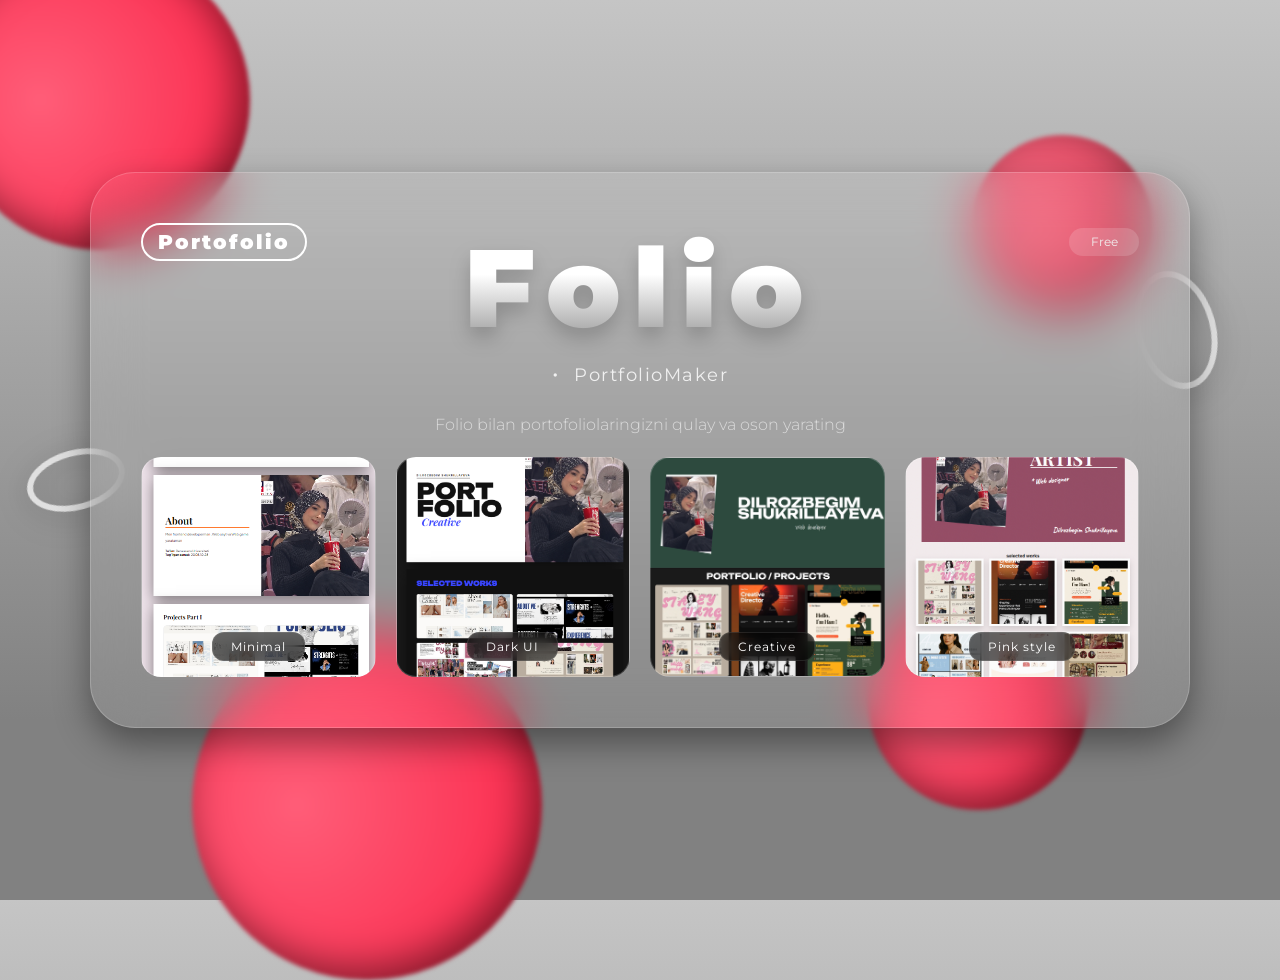
<file: index.html>
<!DOCTYPE html>
<html lang="uz">
<head>
    <meta charset="UTF-8">
    <meta name="viewport" content="width=device-width, initial-scale=1.0">
    <title>Folio - Portfolio Maker</title>
    <style>
        /* Avvalgi barcha stillaringiz shu yerda qoladi */
        @import url('https://fonts.googleapis.com/css2?family=Montserrat:wght@300;400;700;900&display=swap');

        * {
            margin: 0;
            padding: 0;
            box-sizing: border-box;
            font-family: 'Montserrat', sans-serif;
        }

        body {
            background: linear-gradient(to top, #818181 20%, #c5c5c5 100%);
            height: 100vh;
            display: flex;
            align-items: center;
            justify-content: center;
            overflow: hidden;
            position: relative;
        }

        .background-elements {
            position: absolute;
            width: 100%;
            height: 100%;
            top: 0;
            left: 0;
            z-index: 1;
        }

        .sphere {
            position: absolute;
            border-radius: 50%;
            background: radial-gradient(circle at 30% 50%,  #ff5d78, #fa2246);
            box-shadow: inset -10px -10px 40px rgba(0,0,0,0.5);
            filter: blur(2px);
        }

        .s1 { width: 300px; height: 300px; top: -50px; left: -50px; }
        .s2 { width: 180px; height: 180px; top: 15%; right: 10%; opacity: 0.8; }
        .s3 { width: 350px; height: 350px; bottom: -80px; left: 15%; }
        .s4 { width: 220px; height: 220px; bottom: 10%; right: 15%; }

        .spiral {
            position: absolute;
            border: 6px solid #e0e0e0;
            border-radius: 50%;
            z-index: 2;
            transform: rotate(-15deg);
            filter: drop-shadow(0 5px 15px rgba(0,0,0,0.3));
        }
        .sp1 { width: 100px; height: 60px; left: 2%; top: 50%; }
        .sp2 { width: 80px; height: 120px; right: 5%; top: 30%; }

        .container {
            z-index: 10;
            width: 90%;
            max-width: 1100px;
        }

        .glass-card {
            background: rgba(255, 255, 255, 0.07);
            backdrop-filter: blur(25px);
            -webkit-backdrop-filter: blur(25px);
            border: 1px solid rgba(255, 255, 255, 0.186);
            border-radius: 45px;
            padding: 50px;
            color: white;
            box-shadow: 0 15px 35px rgba(0, 0, 0, 0.4);
            text-align: center;
        }

        .navbar {
            display: flex;
            justify-content: space-between;
            align-items: center;
            margin-bottom: 80px;
        }

        .logo {
            font-weight: 900;
            font-size: 20px;
            border: 2px solid white;
            padding: 5px 15px;
            border-radius: 25px;
            letter-spacing: 2px;
        }

        .action-btn {
            width: 70px;
            height: 28px;
            background: rgba(255, 255, 255, 0.15);
            border-radius: 15px;
            text-align: center;
            color:#f1efef;
            line-height: 28px;
            font-size: 12px;
        }

        .hero-section h1 {
            font-size: 110px;
            font-weight: 900;
            letter-spacing: 12px;
            background: linear-gradient(180deg, #ffffff 40%, #888888 100%);
            -webkit-background-clip: text;
            -webkit-text-fill-color: transparent;
            margin-bottom: 5px;
            filter: drop-shadow(0 10px 10px rgba(0,0,0,0.2));
        }

        .badge {
            font-size: 18px;
            font-weight: 400;
            color: #f0f0f0;
            margin-bottom: 25px;
            letter-spacing: 1.5px;
        }

        .badge span {
            font-size: 22px;
            margin-right: 8px;
        }

        .desc {
            font-size: 16px;
            line-height: 1.6;
            color: rgba(255, 255, 255, 0.6);
            max-width: 550px;
            margin: 0 auto;
            font-weight: 300;
            margin-bottom: 40px;
        }
/* TO'G'RILANGAN QISM: Portfolio tanlash gridi */
        .portfolio-grid {
            display: grid;
            grid-template-columns: repeat(4, 1fr);
            gap: 20px;
            margin-top: 30px;
            perspective: 1000px; /* 3D effekt barqarorligi uchun */
        }

        .portfolio-item {
            background: rgba(255, 255, 255, 0.1);
            border: 1px solid rgba(255, 255, 255, 0.2);
            border-radius: 20px;
            height: 220px;
            display: flex;
            align-items: flex-end; /* Matnni pastga tushiradi */
            justify-content: center;
            text-decoration: none;
            color: white;
            padding-bottom: 15px;
            transition: transform 0.4s cubic-bezier(0.175, 0.885, 0.32, 1.275), border-color 0.3s ease, box-shadow 0.3s ease;
            overflow: hidden;
            position: relative;
            
            /* Rasm sig'ishi uchun sozlamalar */
            background-size: cover; /* Yoki 'contain' agar rasm kesilmasligi shart bo'lsa */
            background-position: center;
            background-repeat: no-repeat;
        }

        /* Ustiga borganda ortiqcha o'ynashni kamaytirish va chiroyli qilish */
        .portfolio-item:hover {
            transform: translateY(-8px) scale(1.02);
            background-color: rgba(255, 255, 255, 0.15);
            border-color: #ff5d78;
            box-shadow: 0 10px 25px rgba(255, 93, 120, 0.3);
        }

        .portfolio-item span {
            z-index: 2;
            background: rgba(0, 0, 0, 0.6);
            padding: 6px 18px;
            border-radius: 12px;
            backdrop-filter: blur(8px);
            font-size: 12px;
            letter-spacing: 1px;
            border: 1px solid rgba(255, 255, 255, 0.1);
        }

        /* Bosilganda (active) holati */
        .portfolio-item:active {
            transform: translateY(-2px) scale(0.98);
        }
    </style>
</head>
<body>

    <div class="background-elements">
        <div class="sphere s1"></div>
        <div class="sphere s2"></div>
        <div class="sphere s3"></div>
        <div class="sphere s4"></div>
        <div class="spiral sp1"></div>
        <div class="spiral sp2"></div>
    </div>

    <div class="container">
        <main class="glass-card">
            <nav class="navbar">
                <div class="logo">Portofolio</div>
                <div class="action-btn">Free</div>
            </nav>

            <div class="hero-section" style="margin-top: -120px;margin-bottom: 100px;">
                <h1>Folio</h1>
                <p class="badge"><span>•</span> PortfolioMaker</p>
                <p class="desc" style="margin-bottom: -80px;">
                   Folio bilan portofoliolaringizni qulay va oson yarating
                </p>
            </div>

            <div class="portfolio-grid">
                <a href="minimal.html" class="portfolio-item" style="background-image: url('port1.png');">
                    <span>Minimal</span>
                </a>
                <a href="portofolio2.html" class="portfolio-item" style="background-image: url('port2.png');">
                    <span>Dark UI</span>
                </a>
                <a href="portofolio6.html" class="portfolio-item" style="background-image: url('port3.png');">
                    <span>Creative</span>
                </a>
                <a href="portofolio3.html" class="portfolio-item" style="background-image: url('port4.png');">
                    <span>Pink style</span>
                </a>
            </div>
        </main>
    </div>

</body>
</html>
</file>
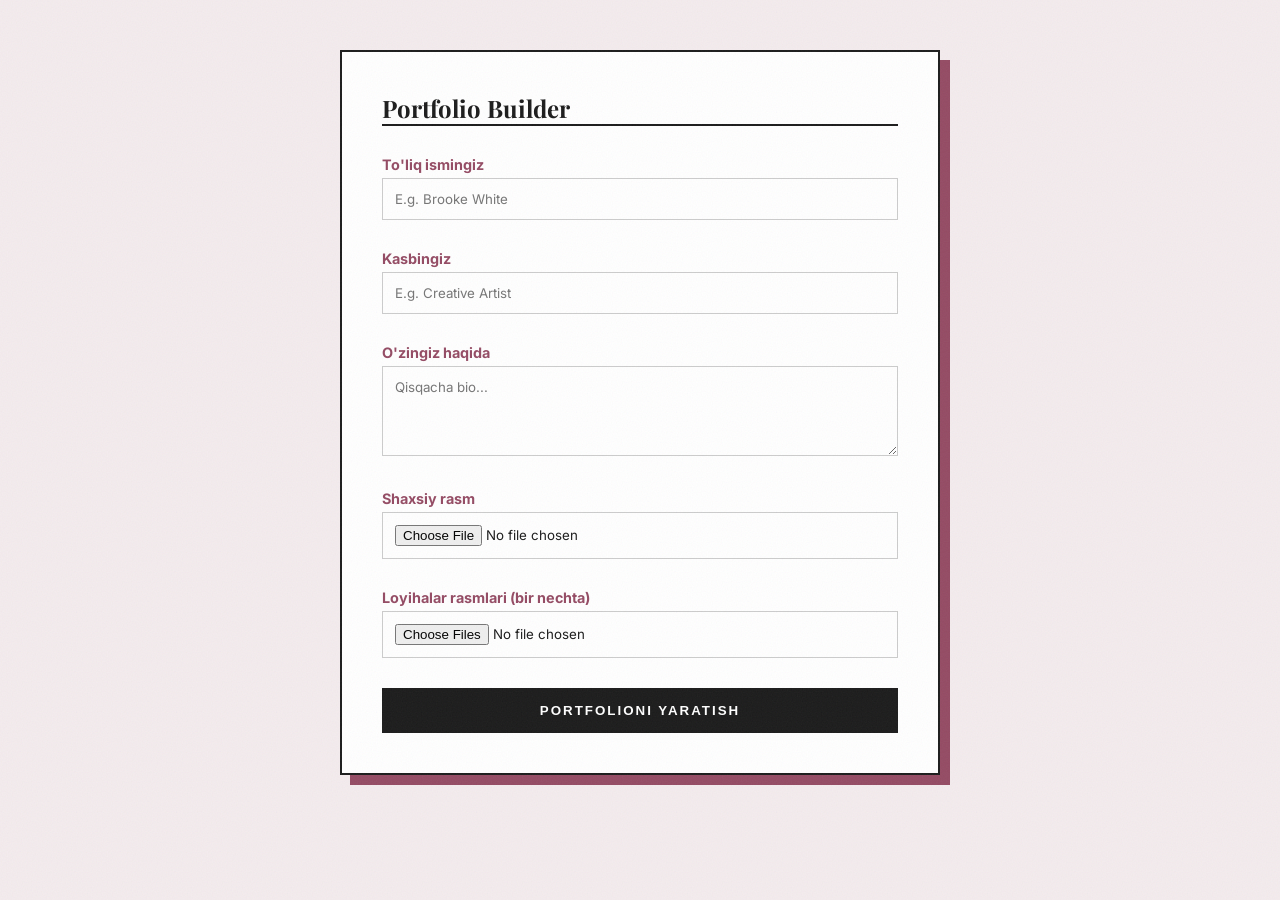
<file: portofolio3.html>
<!DOCTYPE html>
<html lang="uz">
<head>
    <meta charset="UTF-8">
    <meta name="viewport" content="width=device-width, initial-scale=1.0">
    <title>Artist Creative Portfolio</title>
    <link href="https://fonts.googleapis.com/css2?family=Playfair+Display:ital,wght@0,700;1,900&family=Unbounded:wght@900&family=Caveat:wght@700&family=Inter:wght@400;700&display=swap" rel="stylesheet">
    <style>
        :root {
            --primary: #944a63; 
            --bg-light: #f4ecee; 
            --white: #ffffff;
            --black: #1a1a1a;
            --font-main: 'Inter', sans-serif;
            --font-heading: 'Playfair Display', serif;
            --font-hand: 'Caveat', cursive;
        }

        * { margin: 0; padding: 0; box-sizing: border-box; }
        body { font-family: var(--font-main); background: var(--bg-light); color: var(--black); overflow-x: hidden; }

        /* --- TEXTURE --- */
        .texture-overlay {
            position: fixed; top: 0; left: 0; width: 100%; height: 100%;
            background-image: url('data:image/svg+xml,%3Csvg xmlns="http://www.w3.org/2000/svg" width="100" height="100" viewBox="0 0 100 100"%3E%3Cfilter id="grain"%3E%3CfeTurbulence type="fractalNoise" baseFrequency="0.8"/%3E%3C/filter%3E%3Crect width="100%" height="100%" filter="url(%23grain)" opacity="0.07"/%3E%3C/svg%3E');
            pointer-events: none; z-index: 9999;
        }

        /* --- INPUT PANEL --- */
        #input-panel {
            max-width: 600px; margin: 50px auto; background: var(--white); padding: 40px;
            border: 2px solid var(--black); box-shadow: 10px 10px 0px var(--primary);
        }
        .input-group { margin-bottom: 20px; }
        label { display: block; font-weight: 700; margin-bottom: 5px; font-size: 0.9rem; color: var(--primary); }
        input, textarea { width: 100%; padding: 12px; margin-bottom: 10px; border: 1px solid #ccc; font-family: inherit; }
        .btn-build { width: 100%; padding: 15px; background: var(--black); color: white; border: none; cursor: pointer; font-weight: 900; letter-spacing: 2px; transition: 0.3s; }
        .btn-build:hover { background: var(--primary); }

        /* --- PORTFOLIO VIEW --- */
        #portfolio-view { display: none; }
        .page {
            max-width: 1100px; margin: 40px auto; background: var(--primary); 
            min-height: 600px; position: relative; overflow: hidden;
            display: grid; grid-template-columns: 1fr 1fr;
        }

        /* Hero Section */
        .hero-left { background: var(--primary); padding: 40px; display: flex; align-items: center; justify-content: center; }
        .hero-img-wrap { 
            width: 85%; height: 85%; background: #eee; 
            clip-path: polygon(2% 0%, 100% 5%, 95% 100%, 0% 92%);
            border: 8px solid var(--white); overflow: hidden;
        }
        .hero-img-wrap img { width: 100%; height: 100%; object-fit: cover; }

        .hero-right { background: var(--primary); color: var(--white); padding: 60px 40px; position: relative; }
        .meet-the { font-size: 1.5rem; font-weight: 900; background: var(--black); display: inline-block; padding: 5px 15px; margin-bottom: 10px; }
        .artist-title { font-family: var(--font-heading); font-size: 6rem; line-height: 0.8; text-transform: uppercase; border-bottom: 4px solid var(--white); padding-bottom: 10px; }
        .creative-tag { font-family: var(--font-hand); font-size: 2.5rem; transform: rotate(-5deg); margin-top: 30px; display: block; }

        /* --- ABOUT SECTION (ALOHIDA) --- */
        .about-section {
            max-width: 1100px; margin: 40px auto; background: var(--white);
            padding: 80px 60px; border-left: 15px solid var(--primary);
        }
        .about-section h2 { font-size: 5rem; font-weight: 900; margin-bottom: 20px; text-transform: lowercase; }
        .about-content { font-size: 1.2rem; line-height: 1.8; color: #333; max-width: 800px; }
        .handwritten { font-family: var(--font-hand); font-size: 4rem; color: var(--primary); margin-top: 20px; }

        /* --- PROJECTS SECTION (ALOHIDA) --- */
      /* --- PROJECTS SECTION (YANGILANGAN) --- */
.projects-section {
    max-width: 1200px; /* Kattaroq ekran uchun kenglik */
    margin: 60px auto;
    padding: 0 20px;
}

.projects-grid {
    display: grid;
    /* Qatorda aniq 3 ta rasm bo'lishi uchun: */
    grid-template-columns: repeat(3, 1fr); 
    gap: 30px; /* Rasmlar orasidagi masofa */
}

.strip-img { 
    width: 100%; 
    aspect-ratio: 1 / 1; /* Rasm kvadrat shaklda bo'ladi */
    background: #ddd; 
    border: 12px solid white; /* Ramkani biroz qalinlashtirdik */
    box-shadow: 0 15px 35px rgba(0,0,0,0.15); 
    transition: all 0.4s cubic-bezier(0.175, 0.885, 0.32, 1.275);
    overflow: hidden;
}

.strip-img:hover { 
    transform: translateY(-10px) rotate(1deg) scale(1.02); 
    z-index: 10;
}

.strip-img img { 
    width: 100%; 
    height: 100%; 
    object-fit: cover; 
    display: block;
}

/* Telefonlar uchun (kichik ekranlarda 1 yoki 2 ta bo'lib qolishi uchun) */
@media (max-width: 900px) {
    .projects-grid {
        grid-template-columns: repeat(2, 1fr);
    }
}
@media (max-width: 600px) {
    .projects-grid {
        grid-template-columns: 1fr;
    }
}

        /* Contact */
        .contact-page { 
            display: flex; flex-direction: column; align-items: center; justify-content: center; 
            text-align: center; background: #944a63; color: white; padding: 100px 20px;
        }
        .contact-page h1 { font-size: 6rem; font-family: var(--font-heading); }

        @media (max-width: 768px) {
            .page { grid-template-columns: 1fr; }
            .artist-title, .about-section h2 { font-size: 3.5rem; }
            .contact-page h1 { font-size: 3rem; }
        }
    </style>
</head>
<body>

    <div class="texture-overlay"></div>

    <div id="input-panel">
        <h2 style="font-family: 'Playfair Display'; margin-bottom: 30px; border-bottom: 2px solid var(--black);">Portfolio Builder</h2>
        
        <div class="input-group">
            <label>To'liq ismingiz</label>
            <input type="text" id="fullname" placeholder="E.g. Brooke White">
        </div>

        <div class="input-group">
            <label>Kasbingiz</label>
            <input type="text" id="job" placeholder="E.g. Creative Artist">
        </div>

        <div class="input-group">
            <label>O'zingiz haqida</label>
            <textarea id="about" rows="4" placeholder="Qisqacha bio..."></textarea>
        </div>

        <div class="input-group">
            <label>Shaxsiy rasm</label>
            <input type="file" id="personal-imgs" accept="image/*">
        </div>

        <div class="input-group">
            <label>Loyihalar rasmlari (bir nechta)</label>
            <input type="file" id="project-imgs" accept="image/*" multiple>
        </div>

        <button class="btn-build" onclick="buildPortfolio()">PORTFOLIONI YARATISH</button>
    </div>

    <div id="portfolio-view">
        <div class="page">
            <div class="hero-left">
                <div class="hero-img-wrap" id="main-photo-box"></div>
            </div>
            <div class="hero-right">
                <p class="meet-the">meet the</p>
                <h1 class="artist-title" id="out-fullname">* ARTIST</h1>
                <span class="creative-tag" id="out-job">* creative soul</span>
                <p style="position:absolute; bottom: 40px; right: 40px; font-family: var(--font-hand); font-size: 2.5rem;" id="out-name-sign"></p>
            </div>
        </div>



        <div class="projects-section">
            <div style="text-align: center;"><h2 class="projects-header">selected works</h2></div>
            <div class="projects-grid" id="project-strip">
                </div>
        </div>
        <div class="about-section">
            <h2>hello!</h2>
            <div class="about-content" id="out-about"></div>
            <p class="handwritten">about my self</p>
        </div>
        <div class="contact-page">
            <p style="font-family: var(--font-hand); font-size: 3rem; margin-bottom: 20px;">Thank You</p>
            <h1 id="out-footer-name">NAME</h1>
            <button onclick="window.print()" style="margin-top: 40px; padding: 15px 30px; background: white; border:none; cursor:pointer; font-weight: 900; text-transform: uppercase;">PDF SAQLASH</button>
        </div>
    </div>

    <script>
        function buildPortfolio() {
            const pFiles = document.getElementById('personal-imgs').files;
            const projFiles = document.getElementById('project-imgs').files;

            if(pFiles.length === 0 || projFiles.length === 0) {
                alert("Iltimos, rasmlarni yuklang!");
                return;
            }

            const name = document.getElementById('fullname').value || "Ism Familiya";
            const job = document.getElementById('job').value || "Creative Professional";
            const about = document.getElementById('about').value || "Bu yerda sizning bio ma'lumotingiz bo'ladi...";

            // Matnlarni to'ldirish
            document.getElementById('out-job').innerText = `* ${job}`;
            document.getElementById('out-name-sign').innerText = name;
            document.getElementById('out-about').innerText = about;
            document.getElementById('out-footer-name').innerText = name.split(' ')[0].toUpperCase();

            // Shaxsiy rasm
            const reader1 = new FileReader();
            reader1.onload = e => {
                document.getElementById('main-photo-box').innerHTML = `<img src="${e.target.result}" alt="Personal">`;
            };
            reader1.readAsDataURL(pFiles[0]);

            // Loyiha rasmlari
            const projectStrip = document.getElementById('project-strip');
            projectStrip.innerHTML = ''; 

            Array.from(projFiles).forEach((file) => {
                const reader = new FileReader();
                reader.onload = e => {
                    const div = document.createElement('div');
                    div.className = 'strip-img';
                    div.innerHTML = `<img src="${e.target.result}">`;
                    projectStrip.appendChild(div);
                };
                reader.readAsDataURL(file);
            });

            // Ko'rinishni almashtirish
            document.getElementById('input-panel').style.display = 'none';
            document.getElementById('portfolio-view').style.display = 'block';
            window.scrollTo(0,0);
        }
    </script>
</body>
</html>
</file>
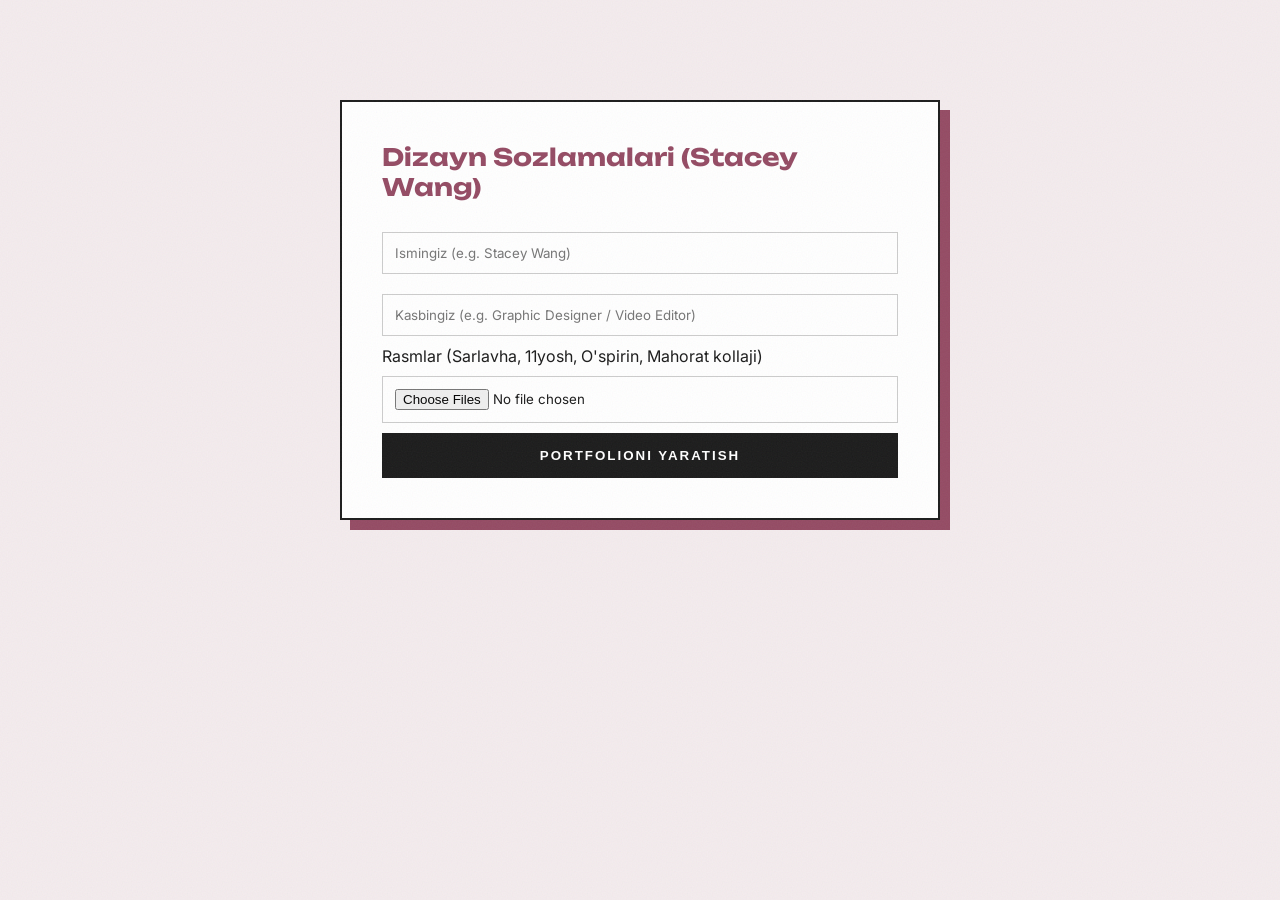
<file: portofolio4.html>
<!DOCTYPE html>
<html lang="uz">
<head>
    <meta charset="UTF-8">
    <meta name="viewport" content="width=device-width, initial-scale=1.0">
    <title>Stacey Wang | Creative Portfolio</title>
    <link href="https://fonts.googleapis.com/css2?family=Playfair+Display:ital,wght@0,700;1,900&family=Unbounded:wght@900&family=Caveat:wght@700&family=Inter:wght@400;700&display=swap" rel="stylesheet">
    <style>
        :root {
            --primary: #944a63; /* Image_0.png dan olingan Burgundy/marun rang */
            --bg-light: #f4ecee; /* Image_0.png dan olingan krem rang */
            --white: #ffffff;
            --black: #1a1a1a;
            --pink-accent: #ffb8d9; /* Image_1.png dan olingan och pushti urg'u */
            --font-main: 'Inter', sans-serif;
            --font-heading: 'Unbounded', sans-serif; /* Retro jasur sans-serif (image_0.png H1) */
            --font-serif: 'Playfair Display', serif; /* O'ynoqi serif */
            --font-hand: 'Caveat', cursive; /* Retro qo'lyozma */
        }

        * { margin: 0; padding: 0; box-sizing: border-box; }
        body { font-family: var(--font-main); background: var(--bg-light); color: var(--black); overflow-x: hidden; }

        /* --- HALFTONE & GRAIN TEXTURE (image_0.png dan saqlangan) --- */
        .texture-overlay {
            position: fixed; top: 0; left: 0; width: 100%; height: 100%;
            background-image: url('data:image/svg+xml,%3Csvg xmlns="http://www.w3.org/2000/svg" width="100" height="100" viewBox="0 0 100 100"%3E%3Cfilter id="grain"%3E%3CfeTurbulence type="fractalNoise" baseFrequency="0.8"/%3E%3C/filter%3E%3Crect width="100%" height="100%" filter="url(%23grain)" opacity="0.07"/%3E%3C/svg%3E');
            pointer-events: none; z-index: 9999;
        }

        /* --- INPUT PANEL (Faqat tarkib uchun saqlangan) --- */
        #input-panel {
            max-width: 600px; margin: 100px auto; background: var(--white); padding: 40px;
            border: 2px solid var(--black); box-shadow: 10px 10px 0px var(--primary);
        }
        input, textarea { width: 100%; padding: 12px; margin: 10px 0; border: 1px solid #ccc; font-family: inherit; }
        .btn-build { width: 100%; padding: 15px; background: var(--black); color: white; border: none; cursor: pointer; font-weight: 900; letter-spacing: 2px; }

        /* --- PORTFOLIO PAGES --- */
        #portfolio-view { display: none; }
        .page {
            max-width: 1000px; margin: 20px auto; background: var(--primary); 
            min-height: 600px; position: relative; overflow: hidden;
            border: 1px solid rgba(0,0,0,0.1); display: grid; grid-template-columns: 1fr 1fr;
        }

        /* --- PAGE 1: Sarlavha (Stacey Wang) --- */
        .hero-left { position: relative; background: var(--primary); padding: 40px; display: flex; align-items: center; justify-content: center; }
        .hero-img-wrap { 
            width: 80%; height: 80%; background: #ccc; 
            clip-path: polygon(5% 0%, 100% 0%, 95% 100%, 0% 95%); /* Yirtilgan effekt (image_0.png) */
            border: 5px solid var(--white); overflow: hidden;
        }
        .hero-img-wrap img { width: 100%; height: 100%; object-fit: cover; filter: grayscale(1); }

        .hero-right { background: var(--primary); color: var(--white); padding: 40px; position: relative; }
        .new-here { font-family: var(--font-hand); font-size: 2.5rem; color: var(--white); transform: rotate(-5deg); margin-bottom: 10px; display: block; }
        .artist-title { font-family: var(--font-heading); font-size: 5rem; line-height: 0.8; text-transform: uppercase; border-bottom: 4px solid var(--white); margin-top: 20px; }
        .sub-tag { font-family: var(--font-serif); font-size: 1.2rem; color: var(--white); margin-top: 10px; display: block; text-transform: lowercase; }
        
        .star-icon { position: absolute; font-size: 5rem; bottom: 20px; left: 40px; transform: rotate(15deg); color: var(--white); }

        /* --- PAGE 2: Hayot Tarixi (Vaqt Chizig'i) --- */
        .page-white { background: var(--white); color: var(--black); grid-template-columns: 1fr; padding: 50px; }
        .life-story { display: flex; flex-direction: column; align-items: center; gap: 40px; text-align: center; }
        .timeline { display: flex; width: 100%; justify-content: space-between; position: relative; margin-top: 20px; }
        .timeline::before { content: ''; position: absolute; top: 50%; left: 0; width: 100%; height: 2px; background: var(--black); z-index: 0; }
        
        .timeline-event { display: flex; flex-direction: column; align-items: center; gap: 10px; position: relative; z-index: 1; text-align: center; width: 30%; }
        .timeline-photo-box { width: 100px; height: 100px; border-radius: 50%; border: 4px solid var(--primary); overflow: hidden; background: #ddd; position: relative; clip-path: polygon(10% 0%, 100% 10%, 90% 100%, 0% 90%); /* Vintage yirtilgan effekt */ }
        .timeline-photo-box img { width: 100%; height: 100%; object-fit: cover; filter: grayscale(1); }
        .timeline-text { font-family: var(--font-hand); font-size: 1.5rem; color: var(--primary); }
        .timeline-tag { font-size: 1rem; color: var(--black); font-weight: bold; }

        /* --- PAGE 3: Vizual & Vibe --- */
        .vibe-content { padding: 40px; color: var(--white); display: flex; flex-direction: column; gap: 20px; text-align: center; }
        .vibe-header { font-family: var(--font-heading); font-size: 4rem; text-transform: uppercase; color: var(--white); line-height: 0.9; }
        .vibe-text { font-family: var(--font-serif); font-size: 2rem; color: var(--pink-accent); font-style: italic; }

        /* Mundarija/So'z qidirish (image_1.png dan moslashtirilgan) */
        .word-search { 
            display: grid; grid-template-columns: repeat(8, 1fr); 
            gap: 5px; background: var(--primary); padding: 20px; color: var(--white);
            font-family: monospace; font-size: 1.2rem; text-align: center; border: 2px solid var(--white); border-radius: 20px;
        }
        .highlight { border: 2px solid var(--white); border-radius: 20px; font-weight: bold; color: var(--pink-accent); }

        /* --- PAGE 4: Mahorat Kollaji --- */
        .skills-page { background: var(--white); padding: 50px; }
        .skills-grid { display: grid; grid-template-columns: 1.5fr 1fr; gap: 30px; }
        .skills-left { display: flex; flex-direction: column; gap: 30px; }
        .skills-title { font-family: var(--font-heading); font-size: 4rem; text-transform: uppercase; color: var(--primary); }
        
        /* Mahorat tarmoqlari (image_1.png dan moslashtirilgan) */
        .skills-tarmoq { display: grid; grid-template-columns: repeat(3, 1fr); gap: 10px; }
        .skills-box { width: 100%; aspect-ratio: 1; background: #ddd; border: 2px solid #ccc; clip-path: polygon(5% 0%, 100% 5%, 95% 100%, 0% 95%); /* Vintage effekt */ overflow: hidden; }
        .skills-box img { width: 100%; height: 100%; object-fit: cover; filter: grayscale(1); }

        .skills-text-box { background: var(--primary); color: var(--white); padding: 20px; border-radius: 10px; font-size: 1.1rem; line-height: 1.6; }
        
        .skills-right { display: flex; flex-direction: column; gap: 20px; align-items: center; }
        .skills-phone-box { width: 100%; max-width: 150px; aspect-ratio: 9/19; background: #eee; border: 4px solid var(--black); border-radius: 20px; overflow: hidden; clip-path: polygon(5% 0%, 100% 5%, 95% 100%, 0% 95%); /* Vintage effekt */ }
        .skills-phone-box img { width: 100%; height: 100%; object-fit: cover; filter: grayscale(1); }

        /* --- FOOTER: Xayrlashuv (Rahmat) --- */
        .contact-page { display: flex; flex-direction: column; align-items: center; justify-content: center; text-align: center; background: var(--primary); color: white; padding: 100px 0; min-height: 400px; }
        .wrap-title { font-family: var(--font-heading); font-size: 6rem; text-transform: uppercase; color: var(--pink-accent); line-height: 0.9; margin-top: 20px; }
        .contact-text { font-family: var(--font-serif); font-size: 2rem; color: var(--white); font-style: italic; margin-bottom: 30px; }

        @media (max-width: 768px) {
            .page { grid-template-columns: 1fr; }
            .artist-title, .vibe-header, .skills-title, .wrap-title { font-size: 3rem; }
            .timeline { flex-direction: column; gap: 20px; align-items: center; }
            .timeline::before { width: 2px; height: 100%; top: 0; left: 50%; transform: translateX(-50%); }
            .skills-grid { grid-template-columns: 1fr; }
        }

        .controls { position: fixed; bottom: 20px; right: 20px; z-index: 10000; }
    </style>
</head>
<body>

    <div class="texture-overlay"></div>

    <div id="input-panel">
        <h2 style="font-family: var(--font-heading); margin-bottom: 20px; color: var(--primary);">Dizayn Sozlamalari (Stacey Wang)</h2>
        <input type="text" id="fullname" placeholder="Ismingiz (e.g. Stacey Wang)">
        <input type="text" id="job" placeholder="Kasbingiz (e.g. Graphic Designer / Video Editor)">
        <label>Rasmlar (Sarlavha, 11yosh, O'spirin, Mahorat kollaji)</label>
        <input type="file" id="imgs" multiple accept="image/*">
        <button class="btn-build" onclick="buildPortfolio()">PORTFOLIONI YARATISH</button>
    </div>

    <div id="portfolio-view">
        <div class="page">
            <div class="hero-left">
                <div class="hero-img-wrap" id="box-0"></div>
                <div class="star-icon">★</div>
            </div>
            <div class="hero-right">
                <p class="new-here">Hi. Since you're new here.</p>
                <h1 class="artist-title">STACEY<br>WANG</h1>
                <p class="sub-tag" id="out-job">graphic designer / video editor</p>
                <p style="position:absolute; bottom: 40px; right: 40px; font-family: var(--font-hand); font-size: 2rem;" id="out-name-sign">Stacey Wang</p>
            </div>
        </div>

        <div class="page page-white">
            <div class="life-story">
                <h2 style="font-family: var(--font-heading); font-size: 3rem; text-transform: uppercase; color: var(--primary);">History & Teen Life</h2>
                <div class="timeline">
                    <div class="timeline-event">
                        <div class="timeline-photo-box" id="box-1"></div>
                        <p class="timeline-tag">Childhood</p>
                    </div>
                    <div class="timeline-event">
                        <div class="timeline-photo-box" id="box-2"></div>
                        <p class="timeline-tag">Age 11</p>
                        <p class="timeline-text">Youtuber</p>
                    </div>
                    <div class="timeline-event">
                        <div class="timeline-photo-box" id="box-3"></div>
                        <p class="timeline-tag">Teenager</p>
                    </div>
                </div>
            </div>
        </div>

        <div class="page" style="grid-template-columns: 1fr 1fr;">
            <div class="vibe-content">
                <p class="new-here">Content. Creative.</p>
                <h1 class="vibe-header">Visuals.<br>Vibe.<br>Aesthetics.</h1>
                <p class="vibe-text">It's not just editing,<br>it's vibing with visuals.</p>
            </div>
            <div style="padding: 40px;">
                <div class="word-search">
                    <span>H</span><span class="highlight">I</span><span>.</span><span>I</span><span>T</span><span>'</span><span>S</span>
                    <span class="highlight">D</span><span class="highlight">E</span><span class="highlight">S</span><span class="highlight">I</span><span class="highlight">G</span><span class="highlight">N</span>
                    <span class="highlight">S</span><span class="highlight">T</span><span class="highlight">A</span><span class="highlight">C</span><span class="highlight">E</span><span class="highlight">Y</span>
                    <span class="highlight">W</span><span class="highlight">A</span><span class="highlight">N</span><span class="highlight">G</span><span>&</span><span>C</span><span>O</span>
                    <span>T</span><span>H</span><span>A</span><span>T</span><span>V</span><span>I</span><span>B</span><span>E</span>
                </div>
            </div>
        </div>

        <div class="page skills-page">
            <div class="skills-grid">
                <div class="skills-left">
                    <h1 class="skills-title">Skills & Works</h1>
                    <div class="skills-tarmoq">
                        <div class="skills-box" id="box-4"></div>
                        <div class="skills-box" id="box-5"></div>
                        <div class="skills-box" id="box-6"></div>
                        <div class="skills-box" id="box-7"></div>
                        <div class="skills-box" id="box-8"></div>
                        <div class="skills-box" id="box-9"></div>
                    </div>
                    <div class="skills-text-box">
                        <p><strong>Graphic Design / Video Editor</strong></p>
                        <p>I focus on creating compelling visual narratives that resonate with Gen Z. It's not about the technicalities, it's about the feeling.</p>
                    </div>
                </div>
                <div class="skills-right">
                    <div class="skills-phone-box" id="box-10"></div>
                </div>
            </div>
        </div>

        <div class="contact-page">
            <p class="contact-text">thank you so much.</p>
            <h1 class="wrap-title">and that's a wrap.</h1>
            <p style="font-family: var(--font-hand); font-size: 2rem; margin-top: 20px;">By Stacey Wang</p>
            <button onclick="window.print()" style="margin-top: 30px; padding: 10px 20px; background: white; border:none; cursor:pointer; font-weight: bold; color: var(--primary);">PDF YUKLASH</button>
        </div>
    </div>

    <script>
        function buildPortfolio() {
            const files = document.getElementById('imgs').files;
            if(files.length < 8) { alert("Kamida 8 ta rasm yuklang (Sarlavha, Tarixchilik, 11yosh, O'spirin, Mahorat kollaji)"); return; }

            const name = document.getElementById('fullname').value || "Stacey Wang";
            const job = document.getElementById('job').value || "Graphic Designer / Video Editor";

            document.getElementById('out-job').innerText = job;
            document.getElementById('out-name-sign').innerText = name;

            // Rasmlarni joylashtirish (image_0.png uslubida, lekin image_1.png tarkibiga mos)
            const reader = new FileReader();
            
            // Hero Image
            const reader0 = new FileReader();
            reader0.onload = e => {
                document.getElementById('box-0').innerHTML = `<img src="${e.target.result}">`;
            };
            reader0.readAsDataURL(files[0]);

            // Timeline Images
            const timelineBoxes = ['box-1', 'box-2', 'box-3'];
            for(let i=1; i<4; i++) {
                const readerT = new FileReader();
                readerT.onload = e => {
                    document.getElementById(timelineBoxes[i-1]).innerHTML = `<img src="${e.target.result}" style="width:100%; height:100%; object-fit:cover;">`;
                };
                readerT.readAsDataURL(files[i]);
            }

            // Skills Grid Images
            const skillsBoxes = ['box-4', 'box-5', 'box-6', 'box-7', 'box-8', 'box-9'];
            for(let i=4; i<10; i++) {
                const readerS = new FileReader();
                readerS.onload = e => {
                    document.getElementById(skillsBoxes[i-4]).innerHTML = `<img src="${e.target.result}" style="width:100%; height:100%; object-fit:cover;">`;
                };
                readerS.readAsDataURL(files[i]);
            }

            // Phone Box Image
            const readerP = new FileReader();
            readerP.onload = e => {
                document.getElementById('box-10').innerHTML = `<img src="${e.target.result}" style="width:100%; height:100%; object-fit:cover;">`;
            };
            readerP.readAsDataURL(files[10] || files[0]); // Agar 11 rasm bo'lmasa, sarlavha rasmini ishlatish

            document.getElementById('input-panel').style.display = 'none';
            document.getElementById('portfolio-view').style.display = 'block';
        }
    </script>
</body>
</html>
</file>
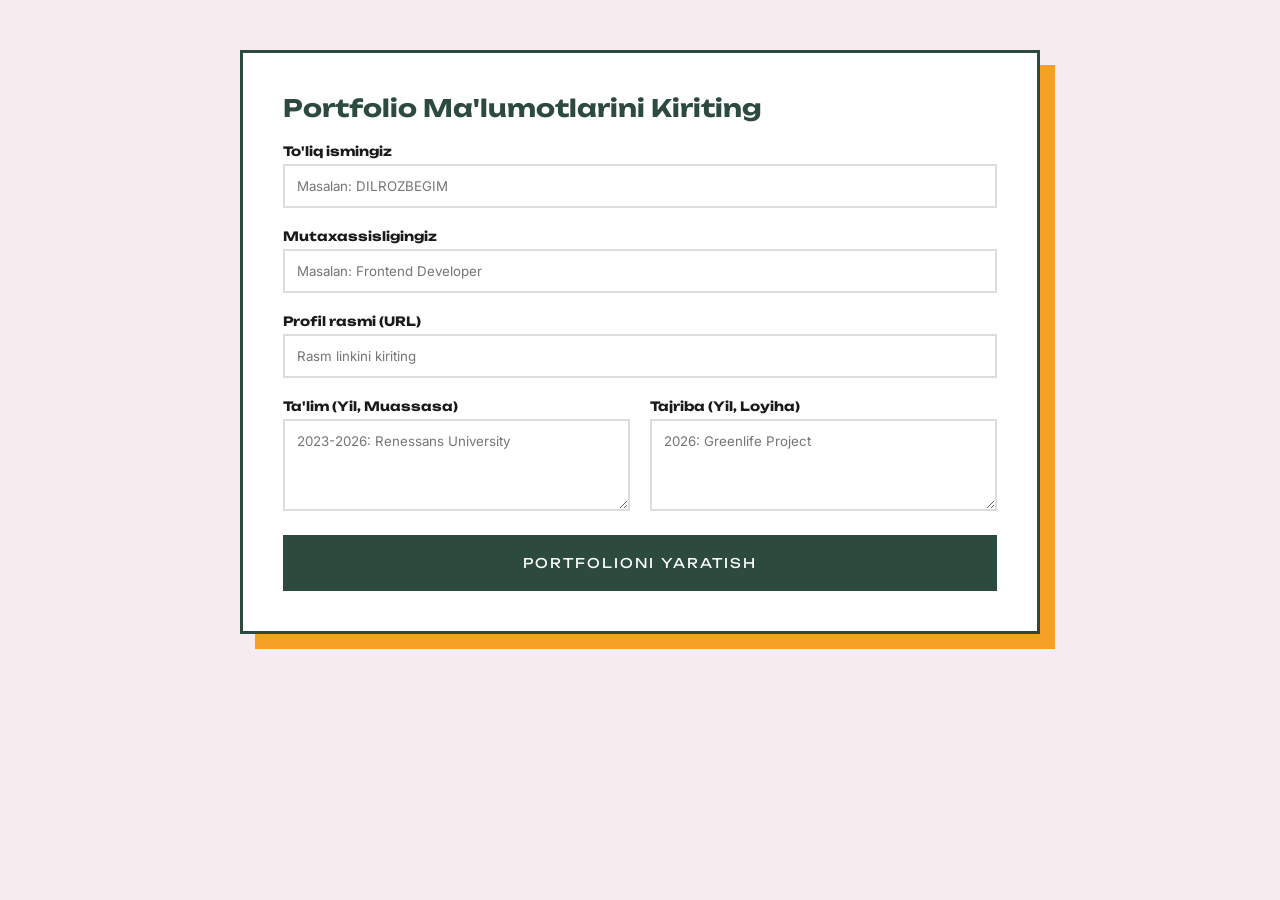
<file: portofolio5.html>
<!DOCTYPE html>
<html lang="uz">
<head>
    <meta charset="UTF-8">
    <meta name="viewport" content="width=device-width, initial-scale=1.0">
    <title>Dynamic Creative Portfolio</title>
    <link href="https://fonts.googleapis.com/css2?family=Playfair+Display:ital,wght@0,700;1,900&family=Unbounded:wght@900&family=Caveat:wght@700&family=Inter:wght@400;700&display=swap" rel="stylesheet">
    <style>
        :root {
            --primary: #2d4a3e;
            --accent: #f7a028;
            --bg: #f4ecee;
            --white: #ffffff;
            --font-main: 'Inter', sans-serif;
            --font-head: 'Unbounded', sans-serif;
        }

        * { margin: 0; padding: 0; box-sizing: border-box; }
        body { font-family: var(--font-main); background: var(--bg); color: #1a1a1a; overflow-x: hidden; }

        /* --- INPUT PANEL --- */
        #input-form {
            max-width: 800px; margin: 50px auto; background: var(--white);
            padding: 40px; border: 3px solid var(--primary);
            box-shadow: 15px 15px 0px var(--accent);
        }
        .form-group { margin-bottom: 20px; }
        label { display: block; font-weight: bold; margin-bottom: 5px; font-family: var(--font-head); font-size: 0.8rem; }
        input, textarea { 
            width: 100%; padding: 12px; border: 2px solid #ddd; 
            font-family: inherit; outline: none; transition: 0.3s;
        }
        input:focus { border-color: var(--accent); }
        .build-btn { 
            width: 100%; padding: 20px; background: var(--primary); 
            color: white; border: none; font-family: var(--font-head);
            cursor: pointer; letter-spacing: 2px;
        }

        /* --- PORTFOLIO VIEW (Hidden by default) --- */
        #portfolio-content { display: none; padding: 20px; max-width: 1100px; margin: 0 auto; }

        .page {
            background: var(--primary); display: grid; grid-template-columns: 1fr 1fr;
            min-height: 600px; margin-bottom: 30px; overflow: hidden;
        }

        /* Hero */
        .hero-left { padding: 40px; display: flex; align-items: center; justify-content: center; }
        .hero-img { 
            width: 80%; height: 80%; background: #ccc; border: 8px solid white;
            clip-path: polygon(5% 0%, 100% 5%, 95% 100%, 0% 95%);
        }
        .hero-img img { width: 100%; height: 100%; object-fit: cover; }
        .hero-right { padding: 60px 40px; color: white; }
        .display-name { font-family: var(--font-head); font-size: 4.5rem; line-height: 0.8; text-transform: uppercase; }

        /* Resume Section */
        .resume-page { background: var(--bg); color: var(--primary); padding: 50px; gap: 40px; }
        .res-header { font-family: var(--font-head); font-size: 2.5rem; border-bottom: 4px solid var(--accent); margin-bottom: 25px; }
        .res-item { border-left: 3px solid var(--primary); padding-left: 20px; margin-bottom: 20px; }
        .res-date { 
            background: var(--accent); color: black; padding: 3px 10px; 
            font-family: var(--font-head); font-size: 0.8rem; display: inline-block;
            clip-path: polygon(2% 0%, 100% 5%, 98% 100%, 0% 95%); margin-bottom: 5px;
        }

        @media (max-width: 768px) { .page { grid-template-columns: 1fr; } }
    </style>
</head>
<body>

    <div id="input-form">
        <h2 style="font-family: var(--font-head); margin-bottom: 20px; color: var(--primary);">Portfolio Ma'lumotlarini Kiriting</h2>
        
        <div class="form-group">
            <label>To'liq ismingiz</label>
            <input type="text" id="in-name" placeholder="Masalan: DILROZBEGIM">
        </div>

        <div class="form-group">
            <label>Mutaxassisligingiz</label>
            <input type="text" id="in-job" placeholder="Masalan: Frontend Developer">
        </div>

        <div class="form-group">
            <label>Profil rasmi (URL)</label>
            <input type="text" id="in-img" placeholder="Rasm linkini kiriting">
        </div>

        <div style="display: grid; grid-template-columns: 1fr 1fr; gap: 20px;">
            <div class="form-group">
                <label>Ta'lim (Yil, Muassasa)</label>
                <textarea id="in-edu" rows="4" placeholder="2023-2026: Renessans University"></textarea>
            </div>
            <div class="form-group">
                <label>Tajriba (Yil, Loyiha)</label>
                <textarea id="in-exp" rows="4" placeholder="2026: Greenlife Project"></textarea>
            </div>
        </div>

        <button class="build-btn" onclick="generate()">PORTFOLIONI YARATISH</button>
    </div>

    <div id="portfolio-content">
        <div class="page">
            <div class="hero-left">
                <div class="hero-img" id="out-img-box"></div>
            </div>
            <div class="hero-right">
                <p style="font-family: var(--font-head); color: var(--accent);">HI! I'M</p>
                <h1 class="display-name" id="out-name">NAME</h1>
                <p id="out-job" style="margin-top:20px; font-style: italic; font-size: 1.5rem;"></p>
            </div>
        </div>

        <div class="page resume-page">
            <div>
                <h2 class="res-header">Education</h2>
                <div id="out-edu"></div>
            </div>
            <div>
                <h2 class="res-header">Experience</h2>
                <div id="out-exp"></div>
            </div>
        </div>

        <button onclick="location.reload()" style="padding:10px; background:var(--accent); border:none; cursor:pointer; font-weight:bold;">Tahrirlashga qaytish</button>
    </div>

    <script>
        function generate() {
            // Qiymatlarni olish
            const name = document.getElementById('in-name').value || "Ism kiritilmagan";
            const job = document.getElementById('in-job').value || "Developer";
            const imgUrl = document.getElementById('in-img').value || "https://via.placeholder.com/400x500";
            const eduRaw = document.getElementById('in-edu').value;
            const expRaw = document.getElementById('in-exp').value;

            // Ism va Kasbni joylash
            document.getElementById('out-name').innerHTML = name.replace(" ", "<br>");
            document.getElementById('out-job').innerText = job;
            document.getElementById('out-img-box').innerHTML = `<img src="${imgUrl}" alt="Profile">`;

            // Ta'lim ro'yxatini shakllantirish
            const eduHtml = eduRaw.split('\n').map(line => {
                const parts = line.split(':');
                return `<div class="res-item">
                    <span class="res-date">${parts[0] || 'Yil'}</span>
                    <p><strong>${parts[1] || line}</strong></p>
                </div>`;
            }).join('');
            document.getElementById('out-edu').innerHTML = eduHtml;

            // Tajriba ro'yxatini shakllantirish
            const expHtml = expRaw.split('\n').map(line => {
                const parts = line.split(':');
                return `<div class="res-item">
                    <span class="res-date">${parts[0] || 'Yil'}</span>
                    <p><strong>${parts[1] || line}</strong></p>
                </div>`;
            }).join('');
            document.getElementById('out-exp').innerHTML = expHtml;

            // Panellarni almashtirish
            document.getElementById('input-form').style.display = 'none';
            document.getElementById('portfolio-content').style.display = 'block';
        }
    </script>
</body>
</html>
</file>
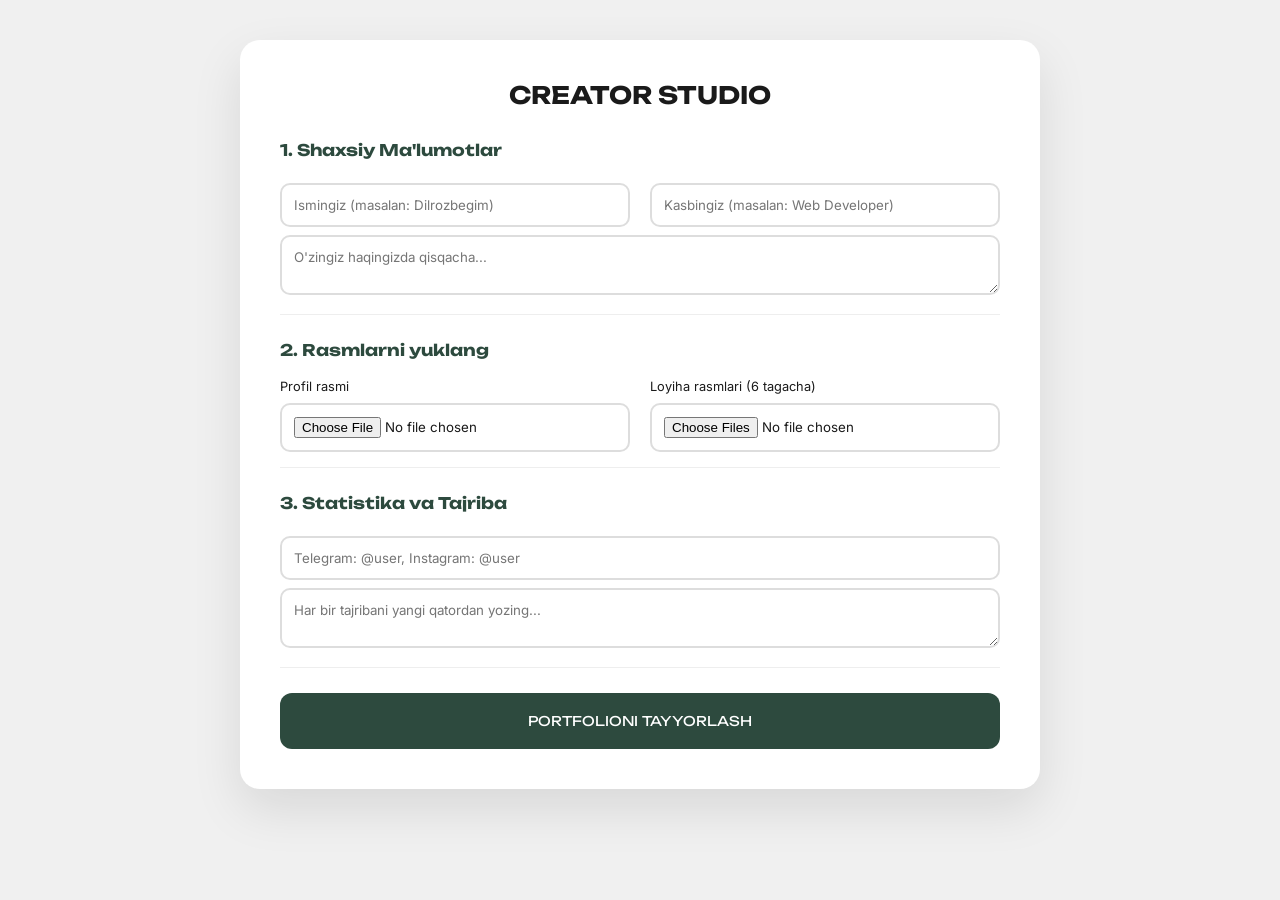
<file: portofolio6.html>
<!DOCTYPE html>
<html lang="uz">
<head>
    <meta charset="UTF-8">
    <meta name="viewport" content="width=device-width, initial-scale=1.0">
    <title>Premium Creator Portfolio</title>
    <link href="https://fonts.googleapis.com/css2?family=Anton&family=Unbounded:wght@700;900&family=Playfair+Display:ital,wght@0,900;1,900&family=Inter:wght@400;700&family=Shadows+Into+Light&display=swap" rel="stylesheet">
    <style>
        :root {
            --primary-bg: #2d4a3e;
            --accent-blue: #b4cee4;
            --highlight: #f7a028;
            --cream: #f4ecee;
            --white: #ffffff;
            --black: #1a1a1a;
        }

        * { margin: 0; padding: 0; box-sizing: border-box; }
        body { font-family: 'Inter', sans-serif; background: #f0f0f0; color: var(--black); }

        /* --- ADMIN PANEL --- */
        #setup-form {
            max-width: 800px; margin: 40px auto; background: white; padding: 40px;
            border-radius: 20px; box-shadow: 0 20px 50px rgba(0,0,0,0.1);
        }
        .form-section { margin-bottom: 25px; padding-bottom: 15px; border-bottom: 1px solid #eee; }
        h3 { margin-bottom: 15px; font-family: 'Unbounded'; font-size: 1rem; color: var(--primary-bg); }
        input, textarea { width: 100%; padding: 12px; margin-top: 8px; border: 2px solid #ddd; border-radius: 10px; font-family: inherit; }
        .file-group { display: grid; grid-template-columns: 1fr 1fr; gap: 20px; }
        .generate-btn { 
            width: 100%; padding: 20px; background: var(--primary-bg); color: white; 
            border: none; border-radius: 12px; font-family: 'Unbounded'; cursor: pointer; transition: 0.3s;
        }
        .generate-btn:hover { background: var(--highlight); transform: translateY(-3px); }

        /* --- PORTFOLIO SECTIONS --- */
        #portfolio-view { display: none; }
        .section { width: 100%; min-height: 100vh; display: grid; grid-template-columns: 1fr 1fr; position: relative; overflow: hidden; }

        .hero { background: var(--primary-bg); color: white; }
        .hero-img-container { width: 80%; height: 80%; border: 12px solid white; clip-path: polygon(10% 0%, 100% 0%, 90% 100%, 0% 90%); overflow: hidden; }
        .hero-img-container img { width: 100%; height: 100%; object-fit: cover; }
        .hero-text { font-family: 'Unbounded'; font-size: 5rem; line-height: 0.8; text-transform: uppercase; }

        .stats-section { background: var(--accent-blue); }
        .stat-card { background: rgba(255,255,255,0.2); padding: 20px; border-radius: 15px; width: 80%; margin-bottom: 10px; font-family: 'Anton'; font-size: 2rem; display: flex; justify-content: space-between; }

        .about-section { background: var(--cream); }
        .script-font { font-family: 'Shadows Into Light', cursive; font-size: 2rem; color: var(--highlight); }

        .skills-section { background: var(--white); grid-template-columns: 1fr; padding: 100px; }
        .skills-grid { display: grid; grid-template-columns: repeat(4, 1fr); gap: 20px; margin-top: 40px; }
        .skill-item { padding: 20px; border: 2px solid var(--primary-bg); text-align: center; font-family: 'Unbounded'; font-size: 0.8rem; }

        .projects-section { background: var(--black); color: white; grid-template-columns: 1fr; padding: 50px; }
        .project-grid { display: grid; grid-template-columns: repeat(3, 1fr); gap: 15px; margin-top: 30px; }
        .project-card { aspect-ratio: 4/5; background: #333; overflow: hidden; border-radius: 10px; }
        .project-card img { width: 100%; height: 100%; object-fit: cover; }

        .exp-section { background: var(--highlight); padding: 80px; grid-template-columns: 1fr; }
        .exp-item { border-left: 4px solid var(--black); padding-left: 30px; margin-bottom: 30px; position: relative; font-size: 1.2rem; }
        .exp-item::before { content: '✦'; position: absolute; left: -14px; top: 0; font-size: 1.5rem; }

        .services-section { background: var(--primary-bg); color: white; }
        .footer { background: var(--white); grid-template-columns: 1fr; text-align: center; padding: 100px; min-height: 50vh !important; }

        .flex-center { display: flex; flex-direction: column; align-items: center; justify-content: center; padding: 40px; }

        @media (max-width: 800px) { .section { grid-template-columns: 1fr; } .hero-text { font-size: 3rem; } }

        /* PDF (PRINT) SOZLAMALARI */
        @media print {
            #setup-form, .no-print { display: none !important; }
            body { background: white !important; }
            .section { page-break-after: always; height: 100vh !important; }
            * { -webkit-print-color-adjust: exact !important; print-color-adjust: exact !important; }
        }
    </style>
</head>
<body>

    <div id="setup-form">
        <h2 style="font-family: 'Unbounded'; margin-bottom: 30px; text-align: center;">CREATOR STUDIO</h2>
        
        <div class="form-section">
            <h3>1. Shaxsiy Ma'lumotlar</h3>
            <div class="file-group">
                <input type="text" id="name" placeholder="Ismingiz (masalan: Dilrozbegim)">
                <input type="text" id="job" placeholder="Kasbingiz (masalan: Web Developer)">
            </div>
            <textarea id="about" placeholder="O'zingiz haqingizda qisqacha..."></textarea>
        </div>

        <div class="form-section">
            <h3>2. Rasmlarni yuklang</h3>
            <div class="file-group">
                <div>
                    <label style="font-size: 0.8rem;">Profil rasmi</label>
                    <input type="file" id="userPhotos" accept="image/*">
                </div>
                <div>
                    <label style="font-size: 0.8rem;">Loyiha rasmlari (6 tagacha)</label>
                    <input type="file" id="projectPhotos" multiple accept="image/*">
                </div>
            </div>
        </div>

        <div class="form-section">
            <h3>3. Statistika va Tajriba</h3>
            <input type="text" id="stats" placeholder="Telegram: @user, Instagram: @user">
            <textarea id="exp" placeholder="Har bir tajribani yangi qatordan yozing..."></textarea>
        </div>

        <button class="generate-btn" onclick="startBuilding()">PORTFOLIONI TAYYORLASH</button>
    </div>

    <div id="portfolio-view">
        <section class="section hero">
            <div class="flex-center"><div class="hero-img-container" id="hero-img-place"></div></div>
            <div class="flex-center">
                <h1 class="hero-text" id="out-name">NAME</h1>
                <p class="script-font" style="color: white; margin-top: 20px;" id="out-job"></p>
            </div>
        </section>

                <section class="section projects-section">
            <h2 class="hero-text" style="text-align: center; font-size: 3rem;">Portfolio / Projects</h2>
            <div class="project-grid" id="out-projects"></div>
        </section>

        <section class="section stats-section">
            <div class="flex-center"><h2 class="hero-text" style="color: white; font-size: 3rem;">SOCIAL<br>REACH</h2></div>
            <div class="flex-center" id="out-stats"></div>
        </section>

        <section class="section about-section">
            <div class="flex-center"><p class="script-font">Who is she?</p><h2 class="hero-text" style="font-size: 3rem;" id="out-name-2"></h2></div>
            <div class="flex-center"><p id="out-about" style="line-height: 2; font-size: 1.1rem; padding: 20px;"></p></div>
        </section>


        <section class="section exp-section">
            <h2 class="hero-text" style="margin-bottom: 40px;">Experience</h2>
            <div id="out-exp" style="width: 80%;"></div>
        </section>

        <section class="section services-section">
            <div class="flex-center"><h2 class="hero-text" style="font-size: 4rem;">Services</h2></div>
            <div class="flex-center">
                <div style="font-size: 1.5rem; line-height: 3; font-family: 'Unbounded';">
                    ✦ UGC CONTENT<br>
                    ✦ BRAND DESIGN<br>
                    ✦ WEB SOLUTIONS
                </div>
            </div>
        </section>

        <section class="section footer">
            <h1 class="hero-text" style="color: var(--highlight);">LET'S WORK</h1>
            <p style="margin-top: 20px;">Contact me for collaborations</p>
            <div class="no-print" style="margin-top: 40px; display: flex; gap: 20px; justify-content: center;">
                <button onclick="location.reload()" style="padding: 15px 30px; cursor: pointer; border-radius: 10px; border: 2px solid black; background: white; font-weight: bold;">TAHRIRLASH</button>
                <button onclick="window.print()" style="padding: 15px 30px; cursor: pointer; border-radius: 10px; border: none; background: var(--primary-bg); color: white; font-weight: bold;">📄 PDF YUKLASH</button>
            </div>
        </section>
    </div>

    <script>
        function startBuilding() {
            const userPhotos = document.getElementById('userPhotos').files;
            const projectPhotos = document.getElementById('projectPhotos').files;
            const nameVal = document.getElementById('name').value || "DILROZBEGIM";

            // Matnlarni to'ldirish
            document.getElementById('out-name').innerText = nameVal;
            document.getElementById('out-name-2').innerText = nameVal;
            document.getElementById('out-job').innerText = document.getElementById('job').value || "Web Developer";
            document.getElementById('out-about').innerText = document.getElementById('about').value || "Men professional web dizayner va dasturchiman.";

            // Statistika
            const statsInput = document.getElementById('stats').value;
            const statsDisplay = document.getElementById('out-stats');
            if(statsInput) {
                const statsArr = statsInput.split(',');
                statsDisplay.innerHTML = statsArr.map(s => {
                    const part = s.split(':');
                    return `<div class="stat-card"><span>${part[0].trim()}</span><span style="color:white">${part[1] ? part[1].trim() : ''}</span></div>`;
                }).join('');
            } else {
                statsDisplay.innerHTML = '<div class="stat-card"><span>Telegram</span><span style="color:white">@dilroz2005</span></div>';
            }

            // Tajriba
            const expInput = document.getElementById('exp').value;
            const expDisplay = document.getElementById('out-exp');
            if(expInput) {
                expDisplay.innerHTML = expInput.split('\n').map(e => e.trim() ? `<div class="exp-item">${e}</div>` : '').join('');
            }

            // Profil rasmi
            if(userPhotos[0]) {
                const reader = new FileReader();
                reader.onload = e => {
                    document.getElementById('hero-img-place').innerHTML = `<img src="${e.target.result}">`;
                };
                reader.readAsDataURL(userPhotos[0]);
            }

            // Loyiha rasmlari
            const projectGrid = document.getElementById('out-projects');
            projectGrid.innerHTML = '';
            Array.from(projectPhotos).slice(0, 6).forEach(file => {
                const reader = new FileReader();
                reader.onload = e => {
                    const div = document.createElement('div');
                    div.className = 'project-card';
                    div.innerHTML = `<img src="${e.target.result}">`;
                    projectGrid.appendChild(div);
                };
                reader.readAsDataURL(file);
            });

            // Ko'rinishni almashtirish
            document.getElementById('setup-form').style.display = 'none';
            document.getElementById('portfolio-view').style.display = 'block';
            window.scrollTo(0,0);
        }
    </script>
</body>
</html>
</file>
